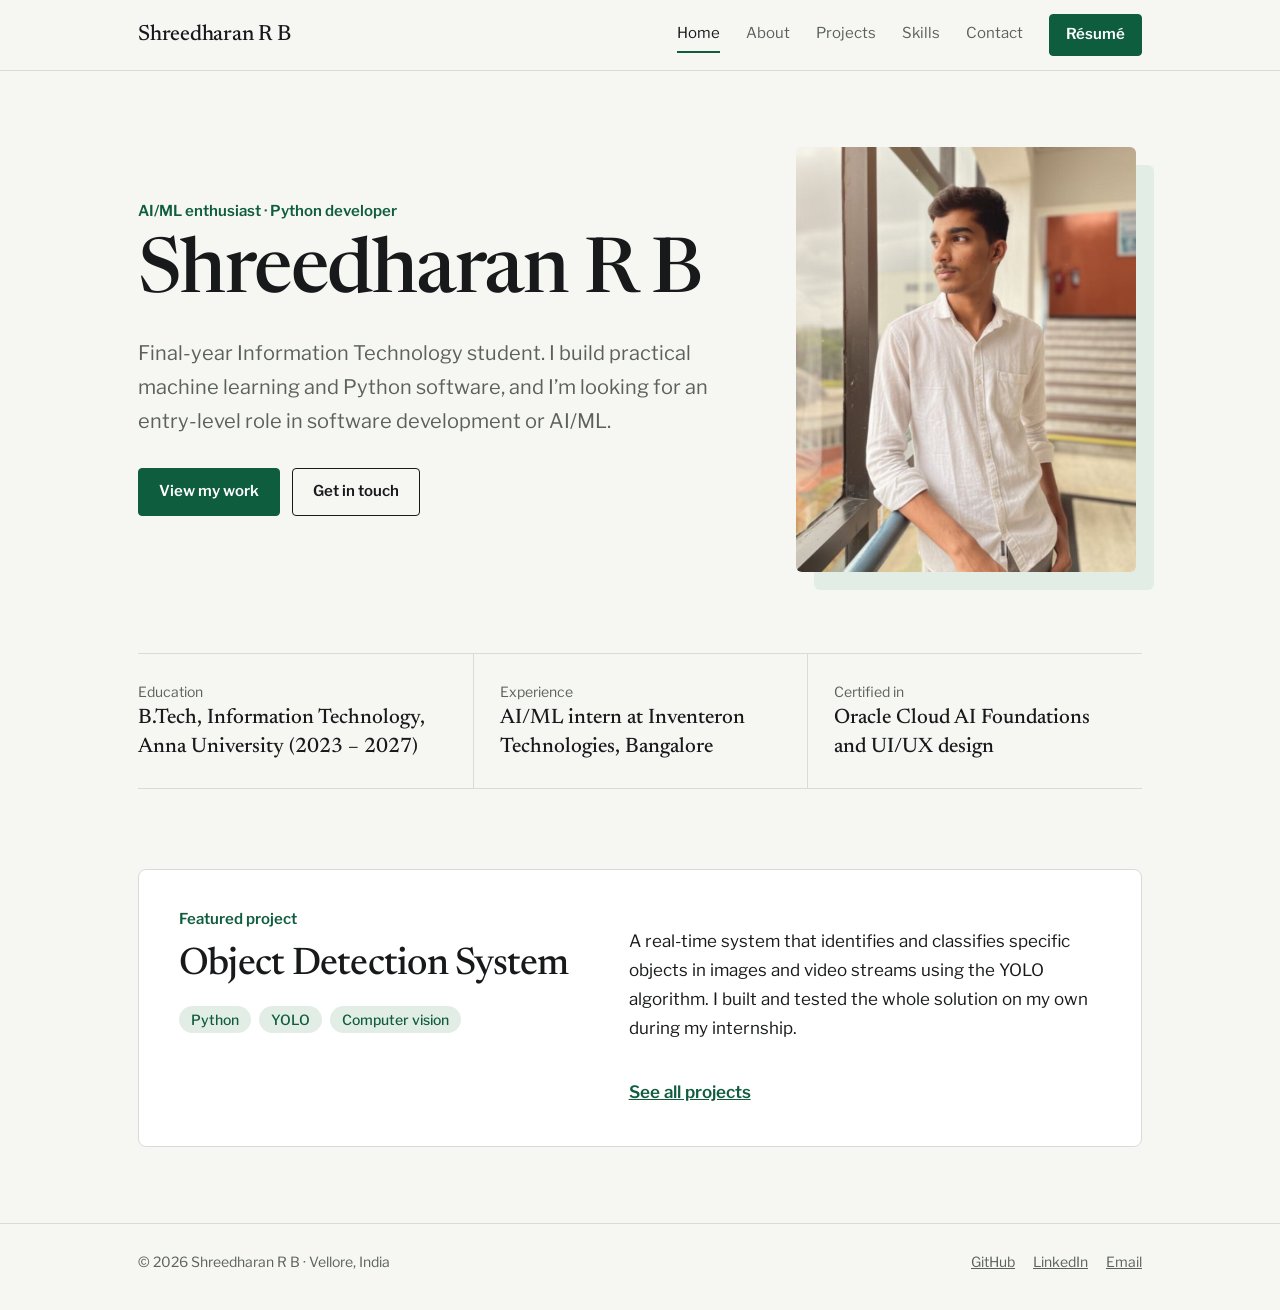
<file: portfolio-pro/portfolio-pro/index.html>
<!DOCTYPE html>
<html lang="en"><head><meta charset="utf-8"><meta name="viewport" content="width=device-width, initial-scale=1">
<title>Home | Shreedharan R B</title>
<meta name="description" content="Portfolio of Shreedharan R B, final-year B.Tech IT student and AI/ML and Python developer.">
<link rel="stylesheet" href="style.css"></head><body>
<header class="top"><div class="wrap"><a class="brand" href="index.html">Shreedharan R B</a>
<nav><a href="index.html" aria-current="page">Home</a><a href="about.html">About</a><a href="projects.html">Projects</a><a href="skills.html">Skills</a><a href="contact.html">Contact</a><a class="btn" href="Shreedharan_R_B_Resume.docx" download>Résumé</a></nav></div></header>
<main><div class="wrap">
<section class="hero"><div>
<p class="role">AI/ML enthusiast · Python developer</p>
<h1>Shreedharan R B</h1>
<p class="lede">Final-year Information Technology student. I build practical machine learning and Python software, and I’m looking for an entry-level role in software development or AI/ML.</p>
<div class="cta"><a class="btn" href="projects.html">View my work</a><a class="btn ghost" href="contact.html">Get in touch</a></div></div>
<div class="photo"><img src="photo.jpg" alt="Portrait of Shreedharan R B"></div></section>
<dl class="facts"><div><dt>Education</dt><dd>B.Tech, Information Technology, Anna University (2023 – 2027)</dd></div>
<div><dt>Experience</dt><dd>AI/ML intern at Inventeron Technologies, Bangalore</dd></div>
<div><dt>Certified in</dt><dd>Oracle Cloud AI Foundations and UI/UX design</dd></div></dl>
<section><div class="feature"><div><p class="role">Featured project</p><h2>Object Detection System</h2>
<ul class="tags"><li>Python</li><li>YOLO</li><li>Computer vision</li></ul></div>
<div><p>A real-time system that identifies and classifies specific objects in images and video streams using the YOLO algorithm. I built and tested the whole solution on my own during my internship.</p>
<a class="more" href="projects.html">See all projects</a></div></div></section></div></main>
<footer><div class="wrap"><span>© 2026 Shreedharan R B · Vellore, India</span><span><a href="https://github.com/shreedharanraja">GitHub</a><a href="https://www.linkedin.com/in/shreedharan-r-b-b63052372">LinkedIn</a><a href="mailto:shreedharanraja@gmail.com">Email</a></span></div></footer>
</body></html>
</file>
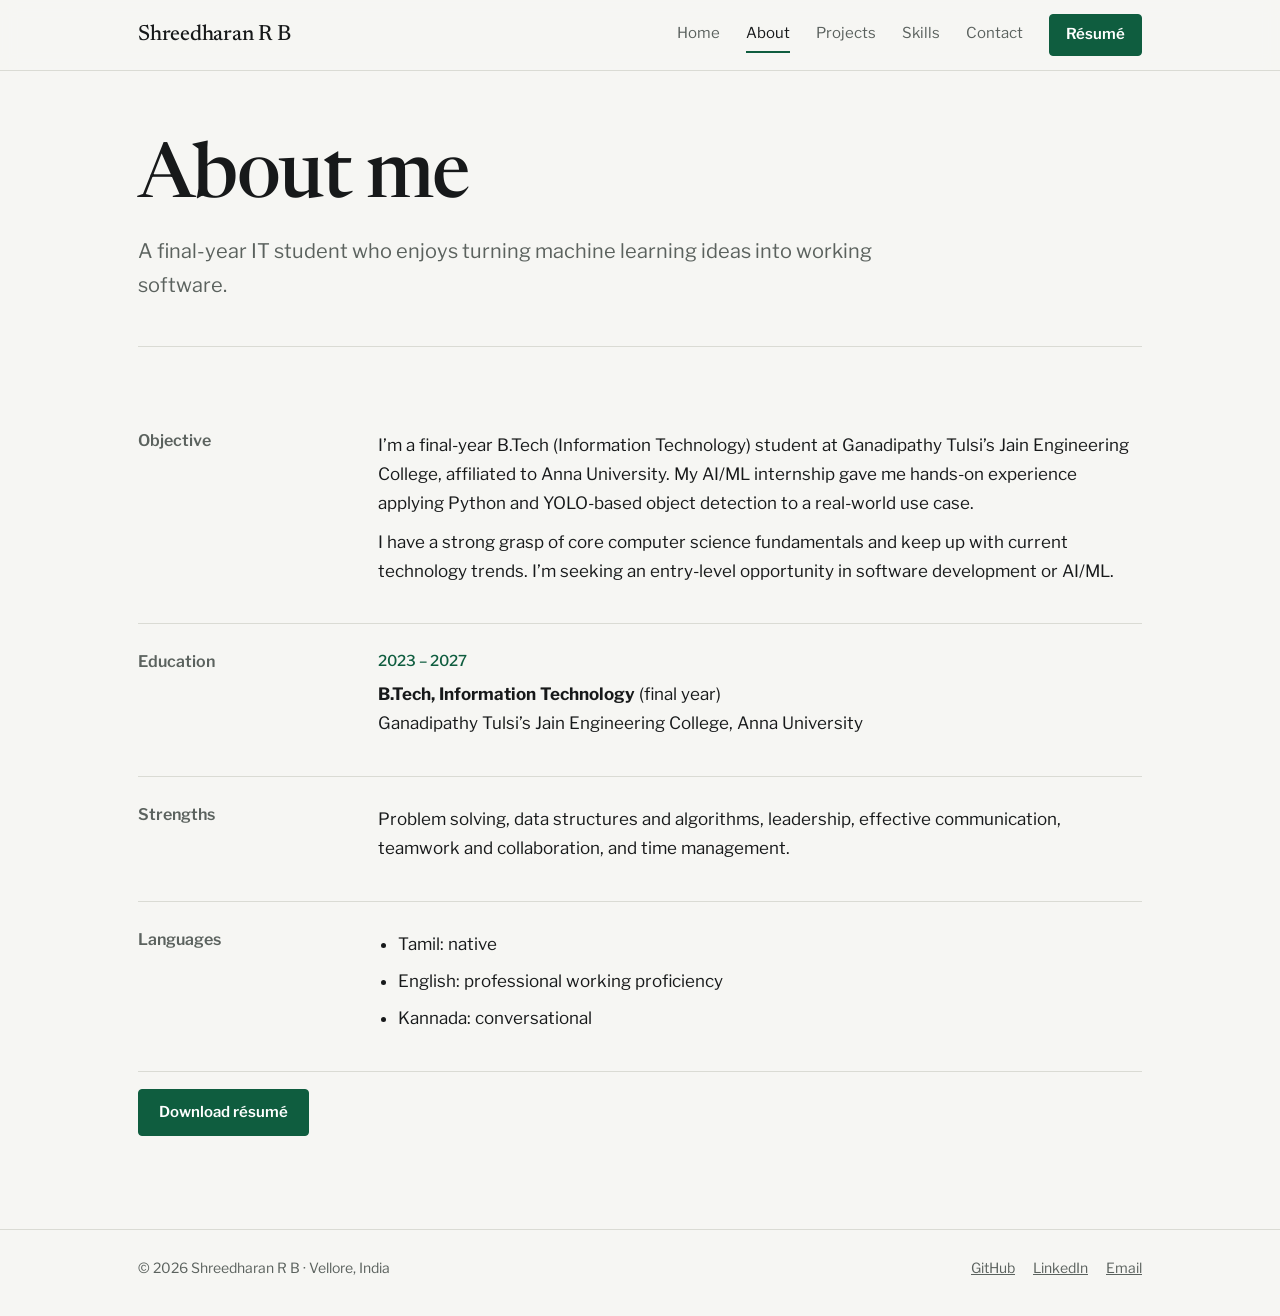
<file: portfolio-pro/portfolio-pro/about.html>
<!DOCTYPE html>
<html lang="en"><head><meta charset="utf-8"><meta name="viewport" content="width=device-width, initial-scale=1">
<title>About | Shreedharan R B</title>
<meta name="description" content="Portfolio of Shreedharan R B, final-year B.Tech IT student and AI/ML and Python developer.">
<link rel="stylesheet" href="style.css"></head><body>
<header class="top"><div class="wrap"><a class="brand" href="index.html">Shreedharan R B</a>
<nav><a href="index.html">Home</a><a href="about.html" aria-current="page">About</a><a href="projects.html">Projects</a><a href="skills.html">Skills</a><a href="contact.html">Contact</a><a class="btn" href="Shreedharan_R_B_Resume.docx" download>Résumé</a></nav></div></header>
<main><div class="wrap">
<div class="page-head"><h1>About me</h1><p>A final-year IT student who enjoys turning machine learning ideas into working software.</p></div>
<div class="row"><h3>Objective</h3><div><p>I’m a final-year B.Tech (Information Technology) student at Ganadipathy Tulsi’s Jain Engineering College, affiliated to Anna University. My AI/ML internship gave me hands-on experience applying Python and YOLO-based object detection to a real-world use case.</p><p>I have a strong grasp of core computer science fundamentals and keep up with current technology trends. I’m seeking an entry-level opportunity in software development or AI/ML.</p></div></div>
<div class="row"><h3>Education</h3><div><p class="when">2023 – 2027</p><p><b>B.Tech, Information Technology</b> (final year)<br>Ganadipathy Tulsi’s Jain Engineering College, Anna University</p></div></div>
<div class="row"><h3>Strengths</h3><div><p>Problem solving, data structures and algorithms, leadership, effective communication, teamwork and collaboration, and time management.</p></div></div>
<div class="row"><h3>Languages</h3><div><ul><li>Tamil: native</li><li>English: professional working proficiency</li><li>Kannada: conversational</li></ul></div></div>
<p><a class="btn" href="Shreedharan_R_B_Resume.docx" download>Download résumé</a></p></div>
<div style="height:76px"></div></main>
<footer><div class="wrap"><span>© 2026 Shreedharan R B · Vellore, India</span><span><a href="https://github.com/shreedharanraja">GitHub</a><a href="https://www.linkedin.com/in/shreedharan-r-b-b63052372">LinkedIn</a><a href="mailto:shreedharanraja@gmail.com">Email</a></span></div></footer>
</body></html>
</file>
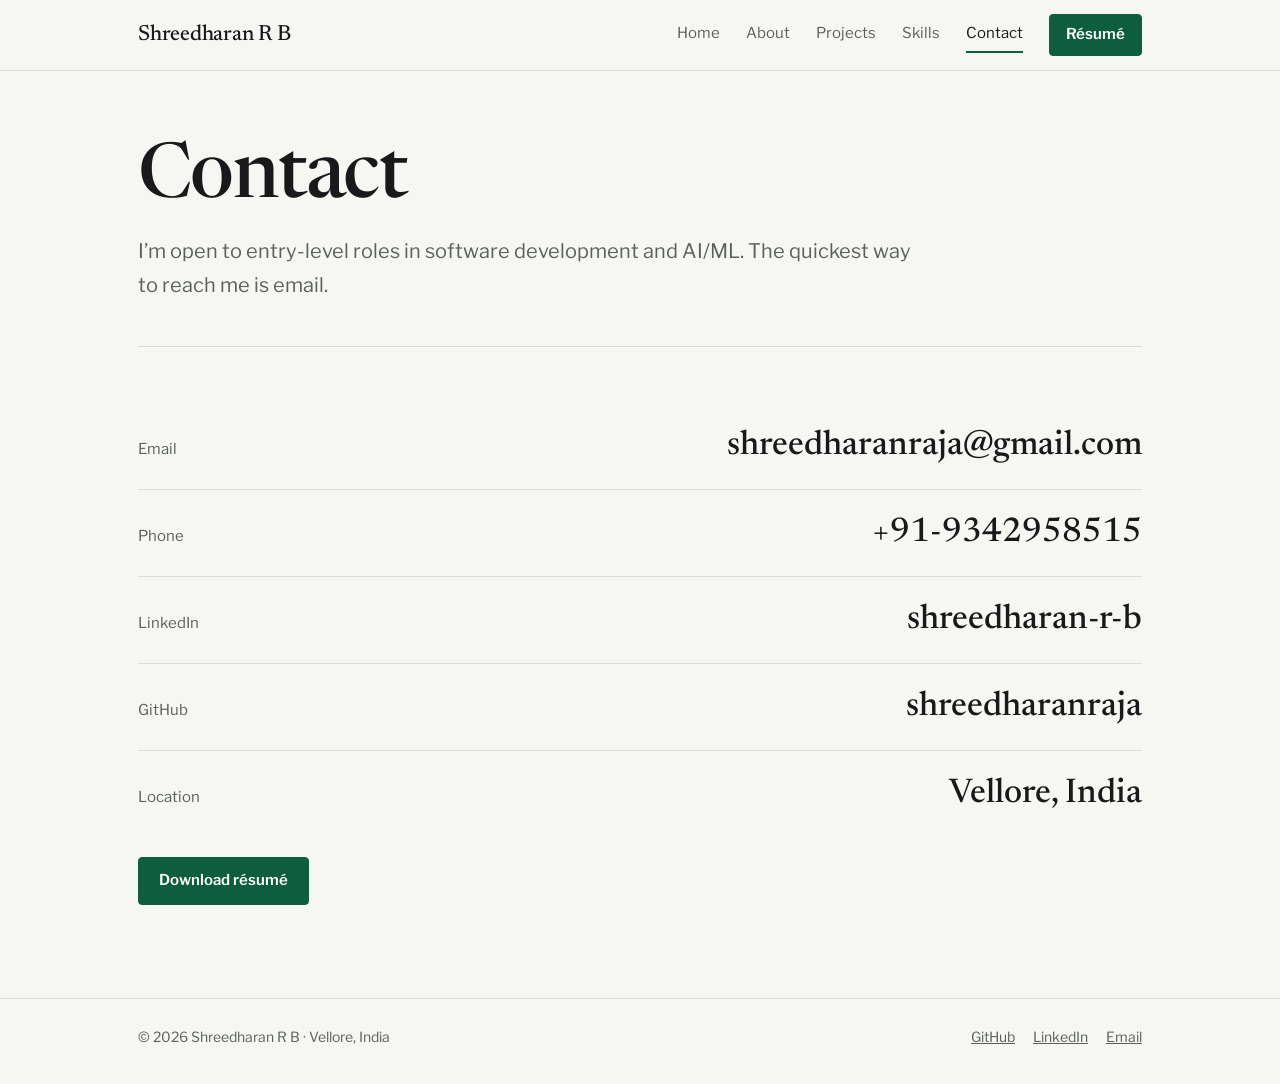
<file: portfolio-pro/portfolio-pro/contact.html>
<!DOCTYPE html>
<html lang="en"><head><meta charset="utf-8"><meta name="viewport" content="width=device-width, initial-scale=1">
<title>Contact | Shreedharan R B</title>
<meta name="description" content="Portfolio of Shreedharan R B, final-year B.Tech IT student and AI/ML and Python developer.">
<link rel="stylesheet" href="style.css"></head><body>
<header class="top"><div class="wrap"><a class="brand" href="index.html">Shreedharan R B</a>
<nav><a href="index.html">Home</a><a href="about.html">About</a><a href="projects.html">Projects</a><a href="skills.html">Skills</a><a href="contact.html" aria-current="page">Contact</a><a class="btn" href="Shreedharan_R_B_Resume.docx" download>Résumé</a></nav></div></header>
<main><div class="wrap">
<div class="page-head"><h1>Contact</h1><p>I’m open to entry-level roles in software development and AI/ML. The quickest way to reach me is email.</p></div>
<a class="big" href="mailto:shreedharanraja@gmail.com"><span>Email</span><b>shreedharanraja@gmail.com</b></a>
<a class="big" href="tel:+919342958515"><span>Phone</span><b>+91-9342958515</b></a>
<a class="big" href="https://www.linkedin.com/in/shreedharan-r-b-b63052372"><span>LinkedIn</span><b>shreedharan-r-b</b></a>
<a class="big" href="https://github.com/shreedharanraja"><span>GitHub</span><b>shreedharanraja</b></a>
<div class="big" style="border:0"><span>Location</span><b>Vellore, India</b></div>
<p style="margin-top:20px"><a class="btn" href="Shreedharan_R_B_Resume.docx" download>Download résumé</a></p></div>
<div style="height:76px"></div></main>
<footer><div class="wrap"><span>© 2026 Shreedharan R B · Vellore, India</span><span><a href="https://github.com/shreedharanraja">GitHub</a><a href="https://www.linkedin.com/in/shreedharan-r-b-b63052372">LinkedIn</a><a href="mailto:shreedharanraja@gmail.com">Email</a></span></div></footer>
</body></html>
</file>
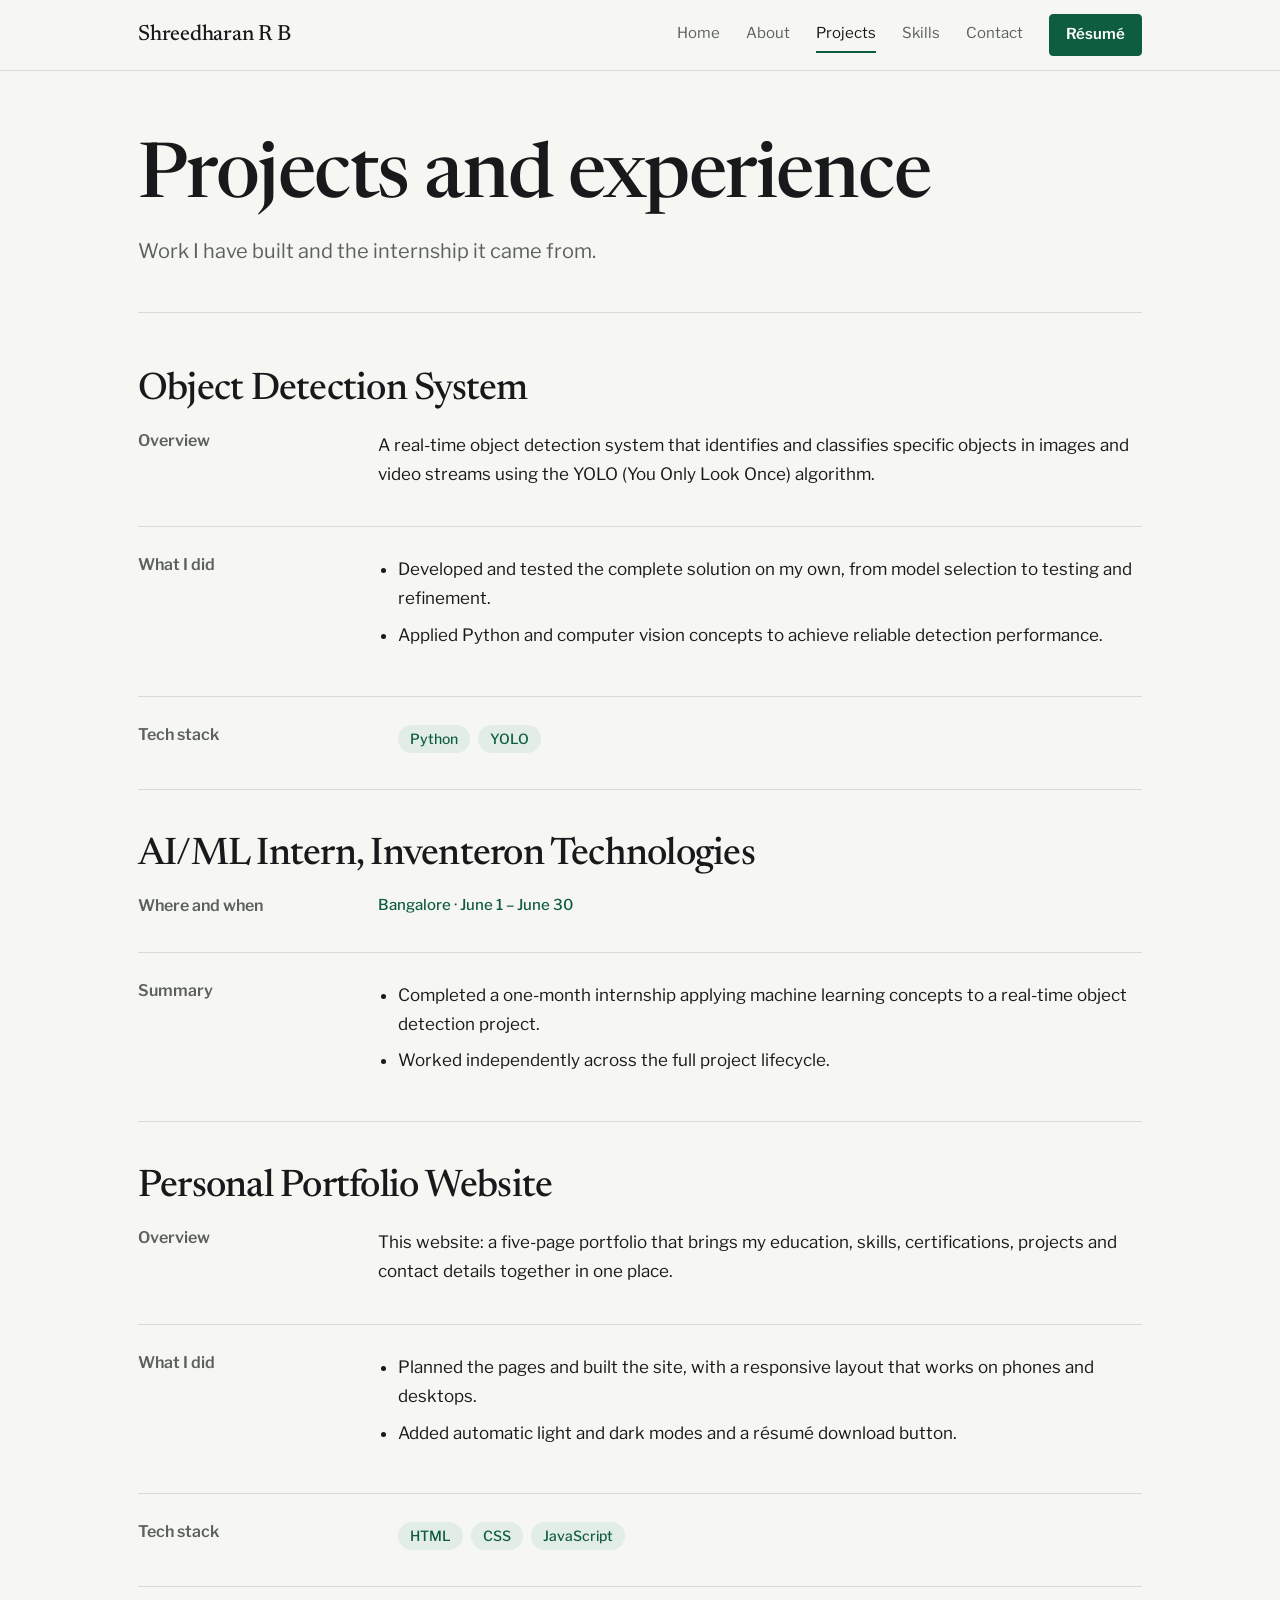
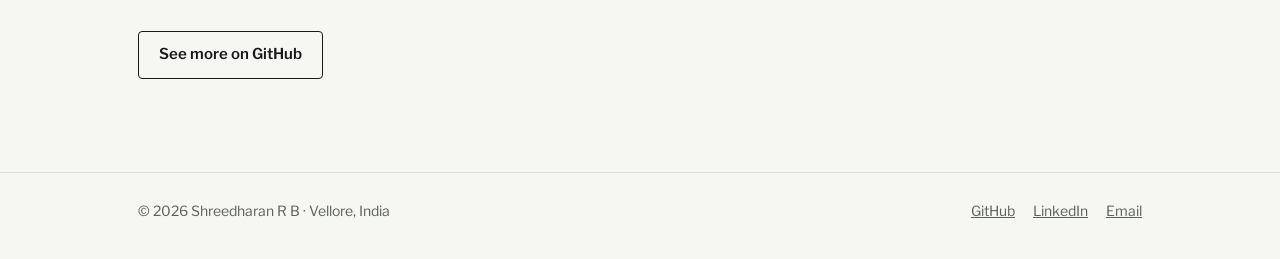
<file: portfolio-pro/portfolio-pro/projects.html>
<!DOCTYPE html>
<html lang="en"><head><meta charset="utf-8"><meta name="viewport" content="width=device-width, initial-scale=1">
<title>Projects | Shreedharan R B</title>
<meta name="description" content="Portfolio of Shreedharan R B, final-year B.Tech IT student and AI/ML and Python developer.">
<link rel="stylesheet" href="style.css"></head><body>
<header class="top"><div class="wrap"><a class="brand" href="index.html">Shreedharan R B</a>
<nav><a href="index.html">Home</a><a href="about.html">About</a><a href="projects.html" aria-current="page">Projects</a><a href="skills.html">Skills</a><a href="contact.html">Contact</a><a class="btn" href="Shreedharan_R_B_Resume.docx" download>Résumé</a></nav></div></header>
<main><div class="wrap">
<div class="page-head"><h1>Projects and experience</h1><p>Work I have built and the internship it came from.</p></div>
<div class="block"><h2>Object Detection System</h2>
<div class="row"><h3>Overview</h3><p>A real-time object detection system that identifies and classifies specific objects in images and video streams using the YOLO (You Only Look Once) algorithm.</p></div>
<div class="row"><h3>What I did</h3><ul><li>Developed and tested the complete solution on my own, from model selection to testing and refinement.</li><li>Applied Python and computer vision concepts to achieve reliable detection performance.</li></ul></div>
<div class="row"><h3>Tech stack</h3><ul class="tags" style="margin:0"><li>Python</li><li>YOLO</li></ul></div></div>
<div class="block"><h2>AI/ML Intern, Inventeron Technologies</h2>
<div class="row"><h3>Where and when</h3><p class="when">Bangalore · June 1 – June 30</p></div>
<div class="row"><h3>Summary</h3><ul><li>Completed a one-month internship applying machine learning concepts to a real-time object detection project.</li><li>Worked independently across the full project lifecycle.</li></ul></div></div>
<div class="block"><h2>Personal Portfolio Website</h2>
<div class="row"><h3>Overview</h3><p>This website: a five-page portfolio that brings my education, skills, certifications, projects and contact details together in one place.</p></div>
<div class="row"><h3>What I did</h3><ul><li>Planned the pages and built the site, with a responsive layout that works on phones and desktops.</li><li>Added automatic light and dark modes and a résumé download button.</li></ul></div>
<div class="row"><h3>Tech stack</h3><ul class="tags" style="margin:0"><li>HTML</li><li>CSS</li><li>JavaScript</li></ul></div></div>
<p><a class="btn ghost" href="https://github.com/shreedharanraja">See more on GitHub</a></p></div>
<div style="height:76px"></div></main>
<footer><div class="wrap"><span>© 2026 Shreedharan R B · Vellore, India</span><span><a href="https://github.com/shreedharanraja">GitHub</a><a href="https://www.linkedin.com/in/shreedharan-r-b-b63052372">LinkedIn</a><a href="mailto:shreedharanraja@gmail.com">Email</a></span></div></footer>
</body></html>
</file>
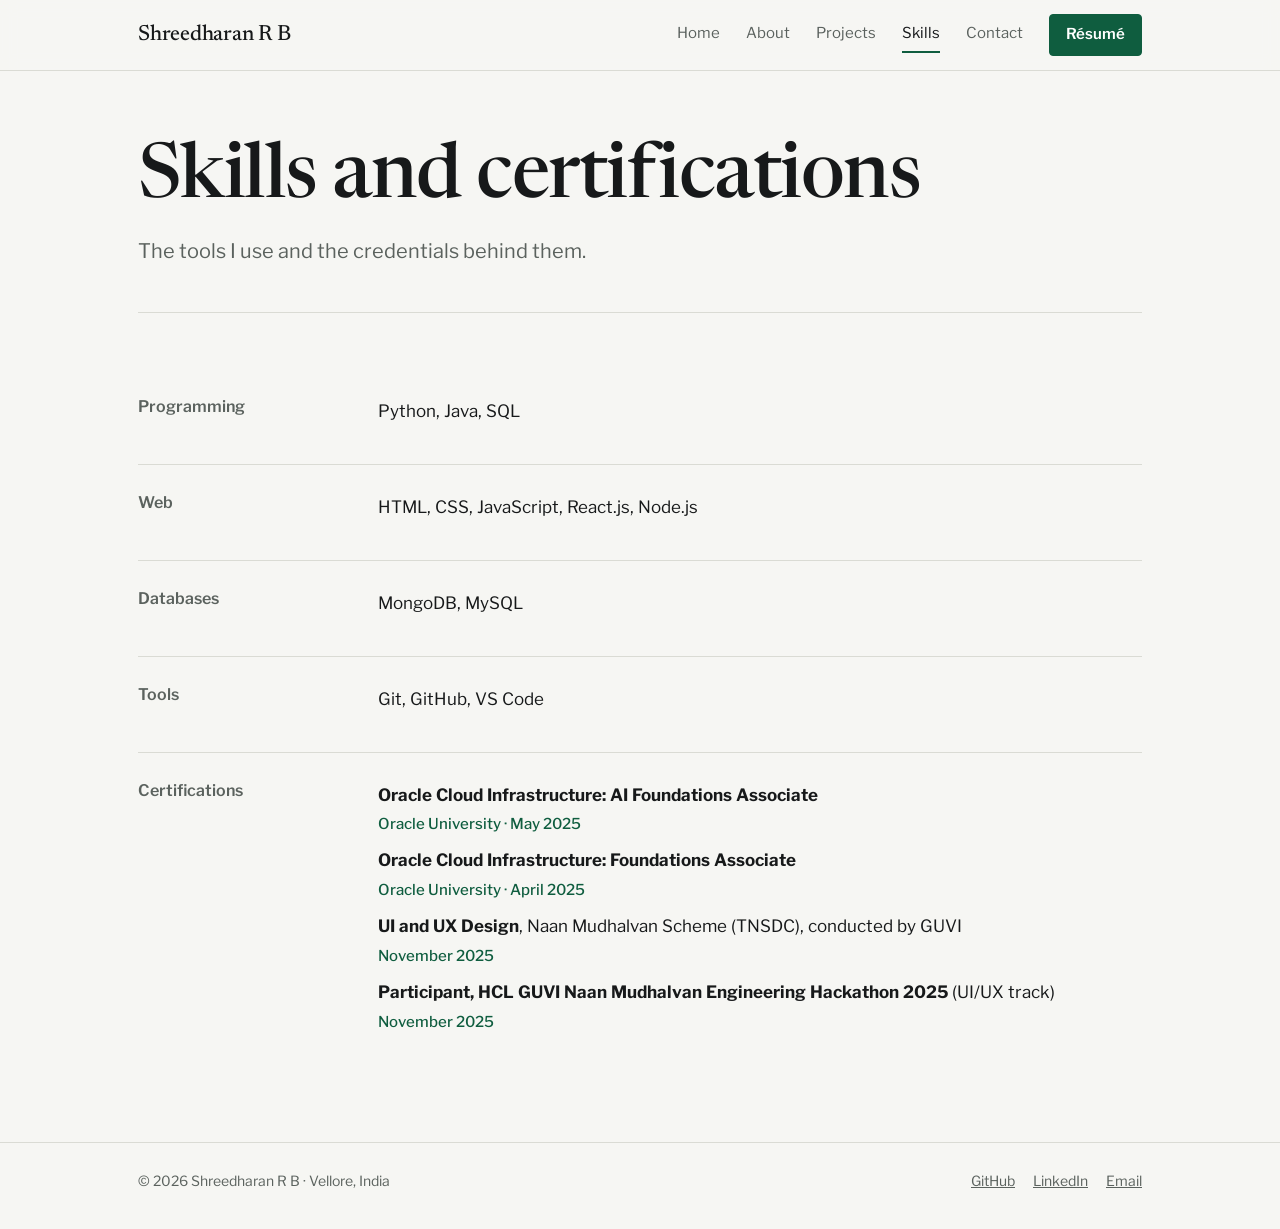
<file: portfolio-pro/portfolio-pro/skills.html>
<!DOCTYPE html>
<html lang="en"><head><meta charset="utf-8"><meta name="viewport" content="width=device-width, initial-scale=1">
<title>Skills | Shreedharan R B</title>
<meta name="description" content="Portfolio of Shreedharan R B, final-year B.Tech IT student and AI/ML and Python developer.">
<link rel="stylesheet" href="style.css"></head><body>
<header class="top"><div class="wrap"><a class="brand" href="index.html">Shreedharan R B</a>
<nav><a href="index.html">Home</a><a href="about.html">About</a><a href="projects.html">Projects</a><a href="skills.html" aria-current="page">Skills</a><a href="contact.html">Contact</a><a class="btn" href="Shreedharan_R_B_Resume.docx" download>Résumé</a></nav></div></header>
<main><div class="wrap">
<div class="page-head"><h1>Skills and certifications</h1><p>The tools I use and the credentials behind them.</p></div>
<div class="row"><h3>Programming</h3><p>Python, Java, SQL</p></div>
<div class="row"><h3>Web</h3><p>HTML, CSS, JavaScript, React.js, Node.js</p></div>
<div class="row"><h3>Databases</h3><p>MongoDB, MySQL</p></div>
<div class="row"><h3>Tools</h3><p>Git, GitHub, VS Code</p></div>
<div class="row" style="border-bottom:0"><h3>Certifications</h3><ul style="list-style:none;padding:0">
<li><b>Oracle Cloud Infrastructure: AI Foundations Associate</b><br><span class="when">Oracle University · May 2025</span></li>
<li><b>Oracle Cloud Infrastructure: Foundations Associate</b><br><span class="when">Oracle University · April 2025</span></li>
<li><b>UI and UX Design</b>, Naan Mudhalvan Scheme (TNSDC), conducted by GUVI<br><span class="when">November 2025</span></li>
<li><b>Participant, HCL GUVI Naan Mudhalvan Engineering Hackathon 2025</b> (UI/UX track)<br><span class="when">November 2025</span></li></ul></div></div>
<div style="height:60px"></div></main>
<footer><div class="wrap"><span>© 2026 Shreedharan R B · Vellore, India</span><span><a href="https://github.com/shreedharanraja">GitHub</a><a href="https://www.linkedin.com/in/shreedharan-r-b-b63052372">LinkedIn</a><a href="mailto:shreedharanraja@gmail.com">Email</a></span></div></footer>
</body></html>
</file>
<file: portfolio-pro/portfolio-pro/style.css>
@import url('https://fonts.googleapis.com/css2?family=Newsreader:ital,opsz,wght@0,6..72,400..600;1,6..72,400&family=Libre+Franklin:wght@400;500;600&display=swap');
:root{--bg:#F6F6F3;--card:#fff;--ink:#17191A;--mute:#5B625E;--line:#DADBD4;--acc:#0F5D3F;--on:#fff;--soft:#E2EDE6;
--serif:'Newsreader',Georgia,serif;--sans:'Libre Franklin',system-ui,sans-serif;color-scheme:light dark}
@media(prefers-color-scheme:dark){:root{--bg:#0F1311;--card:#171C19;--ink:#ECEFEA;--mute:#9AA59E;--line:#2A322D;--acc:#52C58C;--on:#07130D;--soft:#16261E}}
*{box-sizing:border-box}html{scroll-behavior:smooth}
body{margin:0;background:var(--bg);color:var(--ink);font:400 17px/1.7 var(--sans);-webkit-font-smoothing:antialiased}
a{color:inherit}:focus-visible{outline:2px solid var(--acc);outline-offset:3px}
.wrap{max-width:1060px;margin:0 auto;padding:0 28px}
header.top{position:sticky;top:0;z-index:5;background:color-mix(in srgb,var(--bg) 92%,transparent);backdrop-filter:blur(8px);border-bottom:1px solid var(--line)}
header.top .wrap{display:flex;align-items:center;justify-content:space-between;gap:20px;padding-top:14px;padding-bottom:14px;flex-wrap:wrap}
.brand{font:500 22px var(--serif);text-decoration:none;letter-spacing:-.01em}
nav{display:flex;gap:26px;align-items:center;flex-wrap:wrap;font-size:15px}
nav a{text-decoration:none;color:var(--mute);padding:4px 0;border-bottom:2px solid transparent}
nav a:hover{color:var(--ink)}nav a[aria-current]{color:var(--ink);border-color:var(--acc)}
.btn{display:inline-block;background:var(--acc);color:var(--on)!important;text-decoration:none;font-weight:600;font-size:15px;padding:10px 20px;border-radius:4px;border:1px solid var(--acc)}
.btn:hover{filter:brightness(1.1)}.btn.ghost{background:none;color:var(--ink)!important;border-color:var(--ink)}
nav .btn{padding:7px 16px;color:var(--on)}
h1,h2,h3{font-family:var(--serif);font-weight:500;letter-spacing:-.02em;margin:0}
h1{font-size:clamp(42px,6vw,76px);line-height:1.02}
h2{font-size:clamp(28px,3.4vw,38px);line-height:1.15;margin-bottom:18px}h3{font-size:24px}
.hero{display:grid;grid-template-columns:1.25fr .75fr;gap:64px;align-items:center;padding:76px 0 64px}
.role{font:600 15px var(--sans);color:var(--acc);margin:0 0 16px}
.lede{font-size:20px;color:var(--mute);max-width:46ch;margin:22px 0 30px}
.cta{display:flex;gap:12px;flex-wrap:wrap}
.photo{position:relative;justify-self:center;width:100%;max-width:340px}
.photo::before{content:"";position:absolute;inset:18px -18px -18px 18px;background:var(--soft);border-radius:6px}
.photo img{position:relative;display:block;width:100%;aspect-ratio:4/5;object-fit:cover;border-radius:6px}
.facts{display:grid;grid-template-columns:repeat(3,1fr);border-top:1px solid var(--line);border-bottom:1px solid var(--line);margin-bottom:80px}
.facts div{padding:26px 26px 26px 0}.facts div+div{padding-left:26px;border-left:1px solid var(--line)}
.facts dt{font-size:14px;color:var(--mute)}.facts dd{margin:2px 0 0;font:500 21px/1.35 var(--serif)}
section{padding:0 0 76px}
.feature{display:grid;grid-template-columns:1fr 1.2fr;gap:56px;background:var(--card);border:1px solid var(--line);border-radius:8px;padding:40px}
.tags{display:flex;flex-wrap:wrap;gap:8px;padding:0;margin:16px 0 0;list-style:none}
.tags li{font-size:14px;background:var(--soft);color:var(--acc);padding:2px 12px;border-radius:99px;font-weight:500}
.more{display:inline-block;margin-top:18px;font-weight:600;color:var(--acc)}
.page-head{padding:70px 0 44px;border-bottom:1px solid var(--line);margin-bottom:56px}
.page-head p{color:var(--mute);font-size:20px;max-width:56ch;margin:16px 0 0}
.row{display:grid;grid-template-columns:200px 1fr;gap:40px;padding:28px 0;border-bottom:1px solid var(--line)}
.row:first-of-type{padding-top:0}
.row h3{font:600 16px var(--sans);letter-spacing:0;color:var(--mute)}
.row p,.row ul{margin:0 0 10px}.row ul{padding-left:20px}.row li{margin-bottom:8px}
.row .when{font:500 15px var(--sans);color:var(--acc)}
.big{display:flex;justify-content:space-between;gap:24px;padding:26px 0;border-bottom:1px solid var(--line);text-decoration:none;align-items:baseline}
.big span{color:var(--mute);font-size:15px}.big b{font:500 clamp(22px,3.4vw,34px) var(--serif);overflow-wrap:anywhere}
.big:hover b{color:var(--acc)}
.block{margin-bottom:44px}
footer{border-top:1px solid var(--line);padding:26px 0 36px;color:var(--mute);font-size:14px}
footer .wrap{display:flex;justify-content:space-between;gap:16px;flex-wrap:wrap}footer a{margin-left:18px}
@media(max-width:820px){.hero,.feature{grid-template-columns:1fr;gap:36px}.hero{padding-top:44px}.facts{grid-template-columns:1fr}.facts div+div{padding-left:0;border-left:0;border-top:1px solid var(--line)}.row{grid-template-columns:1fr;gap:8px}.feature{padding:26px}}
</file>
